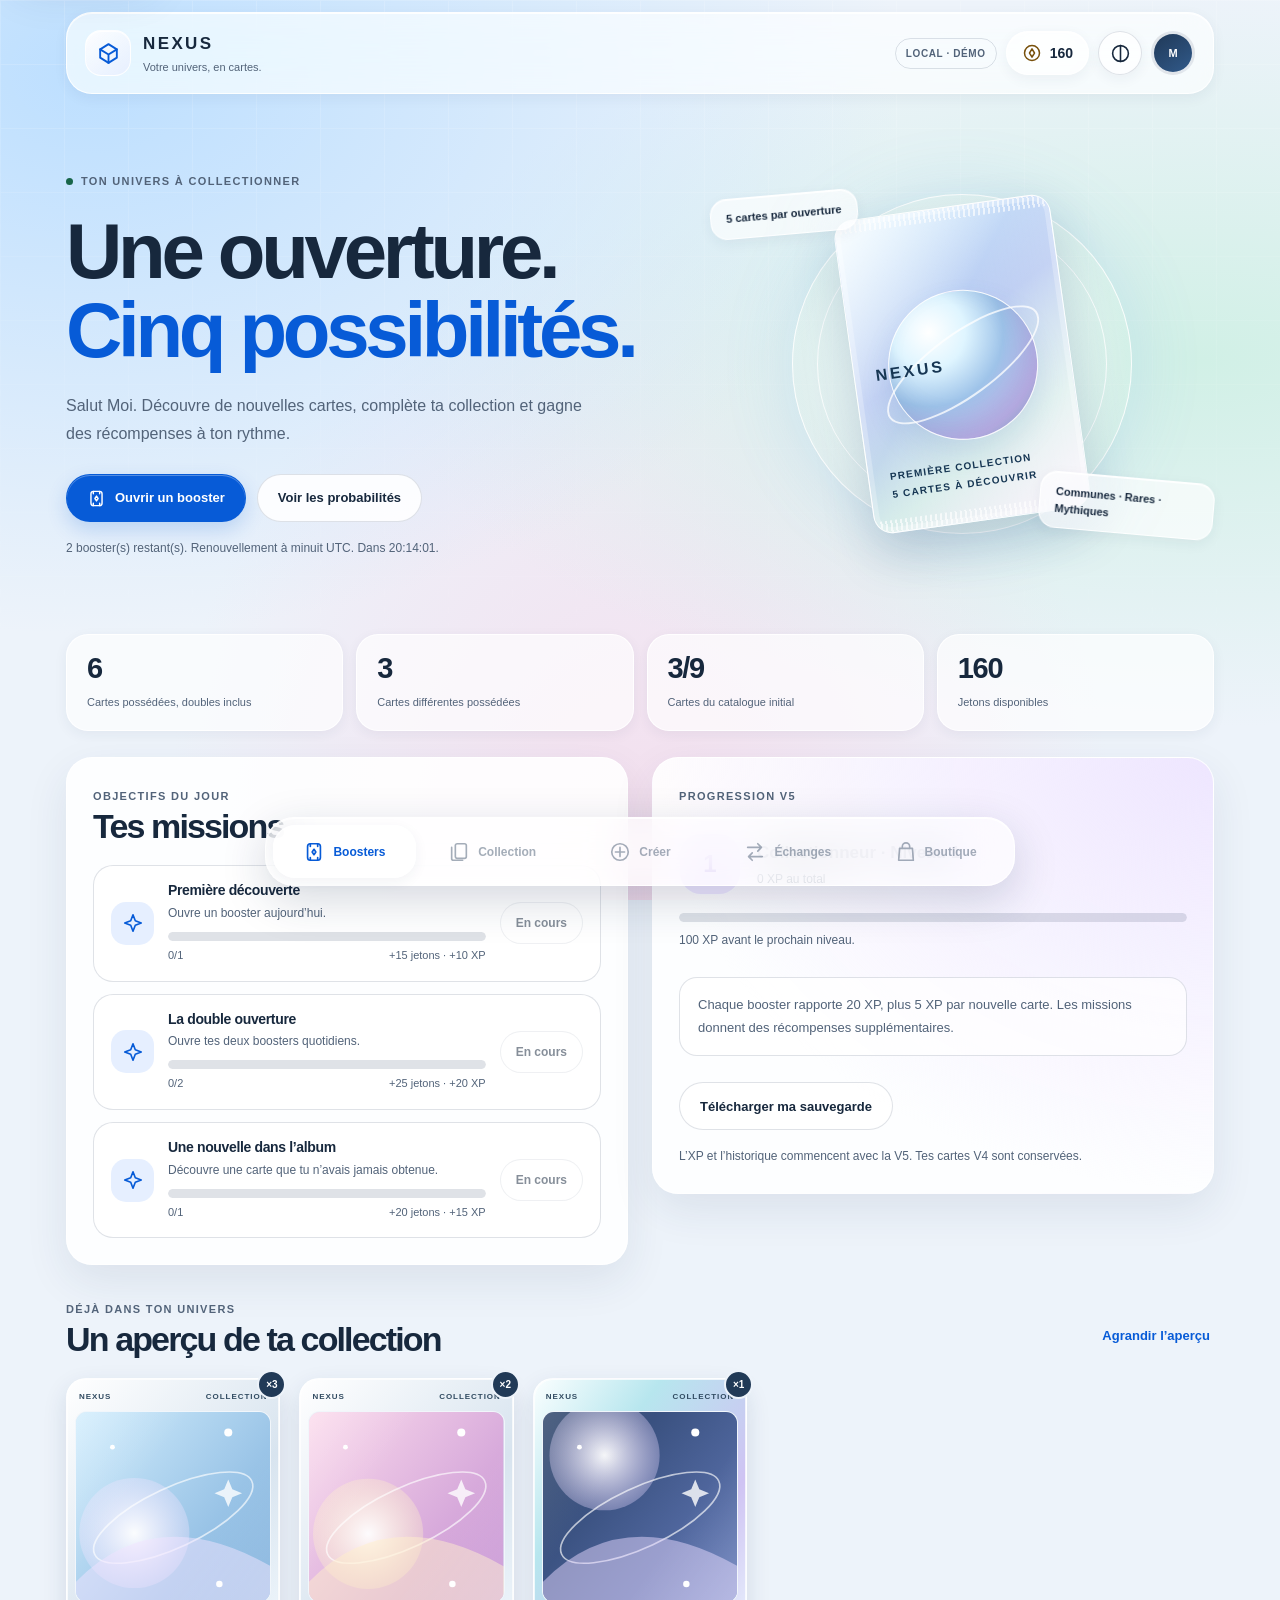
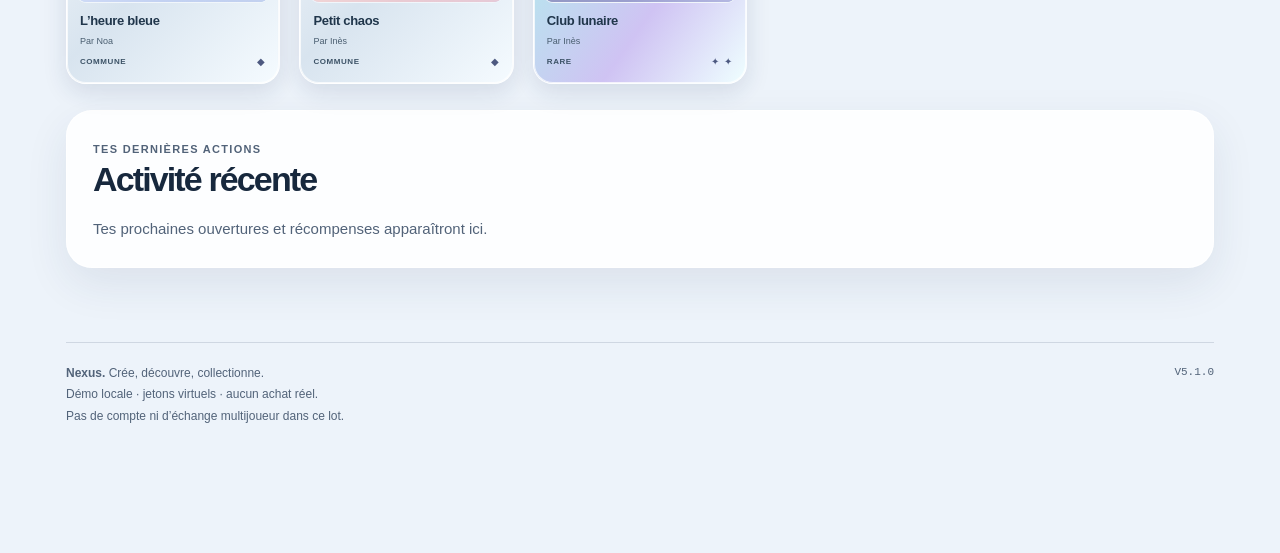
<file: index.html>
<!DOCTYPE html>
<html lang="fr">
<head>
  <meta charset="UTF-8">

  <meta
    name="viewport"
    content="width=device-width, initial-scale=1, viewport-fit=cover"
  >

  <meta name="theme-color" content="#edf3fa">

  <meta
    name="description"
    content="Nexus : découvre des cartes, ouvre tes boosters et construis ta collection."
  >

  <meta name="referrer" content="no-referrer">

  <title>Nexus — Votre univers, en cartes.</title>

  <!--
    Point d’entrée unique des styles.
    Ce fichier charge les huit feuilles du dossier css/.
  -->
  <link
    rel="stylesheet"
    href="./style.css?v=5.1.2"
  >

  <!-- Diagnostic indépendant de l’application. -->
  <script>
    (function () {
      "use strict";

      var ready = false;
      var timeout = null;
      var lastError = null;

      function displayError() {
        var panel = document.getElementById("nexus-diagnostics");
        var details = document.getElementById("nexus-error-details");
        var loading = document.getElementById("nexus-loading");

        if (!lastError || !panel || !details) return;

        details.textContent = lastError;
        panel.hidden = false;

        if (loading) {
          loading.textContent =
            "Le démarrage a été interrompu. " +
            "Le détail du problème apparaît ci-dessous.";
        }
      }

      window.reportNexusError = function (error) {
        lastError = error && error.stack
          ? String(error.stack)
          : error && error.message
            ? String(error.message)
            : String(error || "Erreur inconnue.");

        console.error(error);

        if (timeout !== null) {
          window.clearTimeout(timeout);
          timeout = null;
        }

        displayError();
      };

      window.addEventListener("error", function (event) {
        if (event.message) {
          var message = event.message;

          if (event.filename) {
            message += "\nFichier : " + event.filename;
          }

          if (event.lineno) {
            message += "\nLigne : " + event.lineno;
          }

          if (event.colno) {
            message += " · colonne : " + event.colno;
          }

          window.reportNexusError(new Error(message));
          return;
        }

        if (
          event.target &&
          event.target.id === "nexus-app-script"
        ) {
          window.reportNexusError(new Error(
            "Impossible de charger app.js. " +
            "Vérifie le nom du fichier et le déploiement."
          ));
        }
      }, true);

      window.addEventListener(
        "unhandledrejection",
        function (event) {
          window.reportNexusError(
            event.reason ||
            new Error("Erreur asynchrone inconnue.")
          );
        }
      );

      window.addEventListener("nexus:ready", function () {
        ready = true;

        if (timeout !== null) {
          window.clearTimeout(timeout);
          timeout = null;
        }
      });

      document.addEventListener(
        "DOMContentLoaded",
        function () {
          if (lastError) {
            displayError();
            return;
          }

          if (ready) return;

          timeout = window.setTimeout(function () {
            if (ready) return;

            window.reportNexusError(new Error(
              "Le démarrage n’a pas été confirmé.\n\n" +
              "Vérifie que les fichiers JavaScript du lot V5.1 " +
              "sont présents avec les bons noms et dans " +
              "les bons dossiers.\n\n" +
              "Ne conserve pas l’ancien app.js monolithique " +
              "en parallèle."
            ));
          }, 20000);
        }
      );
    })();
  </script>

  <!--
    La version JavaScript reste inchangée.
    Ne pas ajouter une seconde balise de chargement du jeu.
  -->
  <script
    id="nexus-app-script"
    type="module"
    src="./app.js?v=5.1.0"
  ></script>
</head>

<body data-page="accueil">
  <a class="skip-link" href="#content">
    Aller au contenu
  </a>

  <div class="ambient" aria-hidden="true"></div>

  <div id="app">
    <div class="shell">
      <main id="content" tabindex="-1">
        <section
          class="loading-screen"
          aria-labelledby="loading-title"
        >
          <div class="loading-card">
            <span class="eyebrow">CLASSCHAT NEXUS</span>

            <h1 id="loading-title" class="spacer">
              Ton univers prend forme.
            </h1>

            <p id="nexus-loading" role="status">
              Préparation de ta collection…
            </p>

            <div class="loader-line" aria-hidden="true"></div>

            <p class="microcopy">
              Chargement de l’accueil et de ta progression locale.
            </p>
          </div>
        </section>
      </main>
    </div>
  </div>

  <dialog id="modal" aria-labelledby="modalTitle">
    <h2 id="modalTitle">Nexus</h2>
  </dialog>

  <div
    id="toast"
    class="toast"
    role="status"
    aria-live="polite"
    aria-atomic="true"
  ></div>

  <section
    id="nexus-diagnostics"
    role="alert"
    aria-labelledby="nexus-error-title"
    hidden
  >
    <h2 id="nexus-error-title">
      Nexus a rencontré un problème.
    </h2>

    <p>
      Copie le détail ci-dessous pour identifier la correction.
    </p>

    <pre id="nexus-error-details"></pre>

    <p>
      Le diagnostic ne supprime pas ta sauvegarde.
    </p>

    <a class="btn secondary small" href="./">
      Recharger la page
    </a>
  </section>

  <noscript>
    <div class="noscript-message">
      <strong>JavaScript est nécessaire.</strong>
      Active JavaScript pour utiliser Nexus.
    </div>
  </noscript>
</body>
</html>
</file>
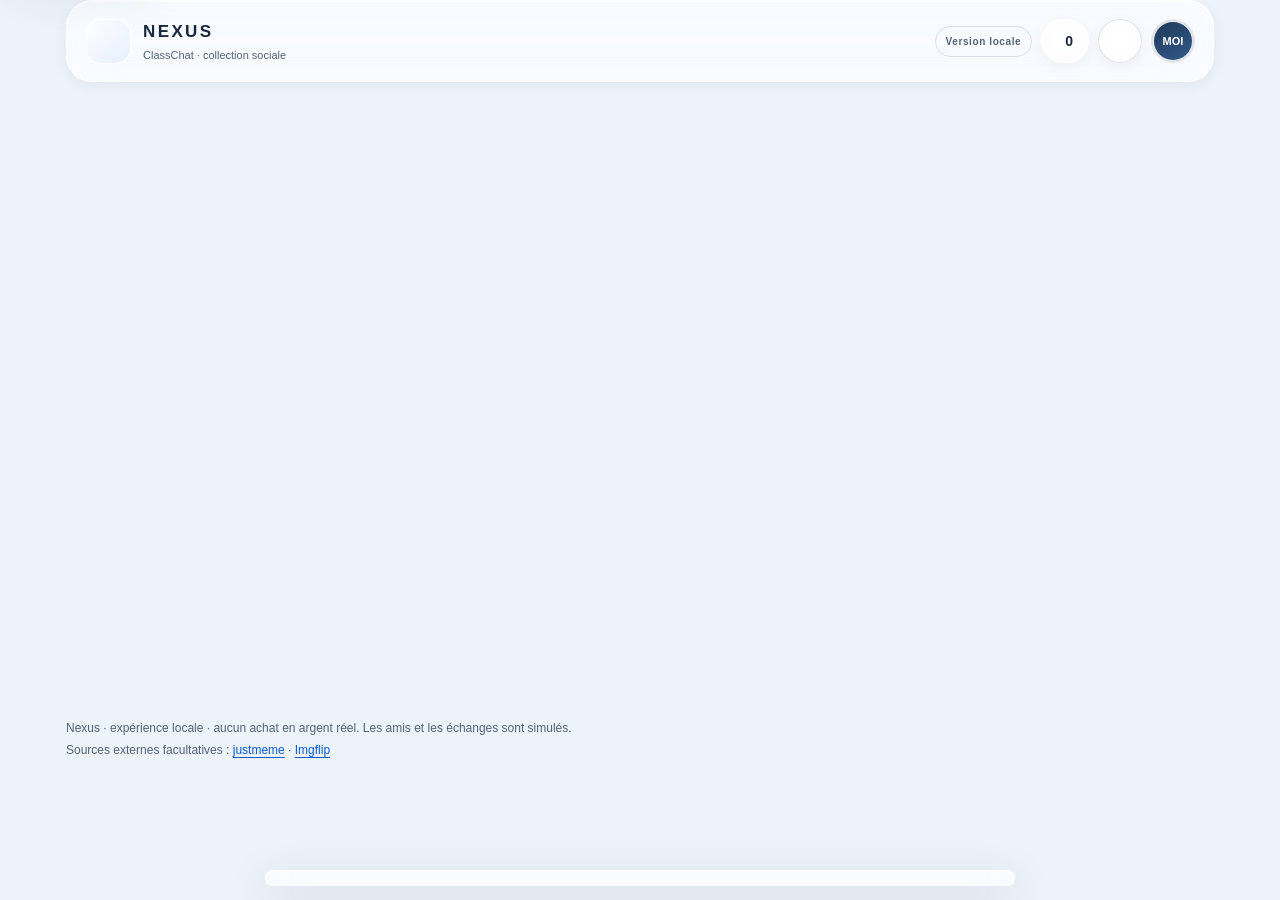
<file: file (28).html>
<!DOCTYPE html>
<html lang="fr">
<head>
  <meta charset="UTF-8">

  <meta
    name="viewport"
    content="width=device-width, initial-scale=1, viewport-fit=cover"
  >

  <meta name="theme-color" content="#edf3f8">

  <meta
    name="description"
    content="Nexus : crée, collectionne et échange les cartes de ton univers."
  >

  <meta name="referrer" content="no-referrer">

  <title>Nexus — Votre univers en cartes</title>

  <link rel="stylesheet" href="./style.css">
  <script src="./app.js" defer></script>
</head>

<body>
  <a class="skip-link" href="#app">Aller au contenu</a>

  <div class="shell">
    <header class="topbar">
      <button
        class="brand"
        type="button"
        data-view="boosters"
        aria-label="Nexus, accueil"
      >
        <span class="brand-mark glass" id="brandIcon"></span>

        <span class="brand-copy">
          <span class="brand-name">NEXUS</span>
          <span class="brand-sub">ClassChat · collection sociale</span>
        </span>
      </button>

      <div class="top-actions">
        <span class="local-badge">Version locale</span>

        <div class="wallet glass" aria-label="Solde en jetons virtuels">
          <span id="coinIcon" aria-hidden="true"></span>
          <span id="balance">0</span>
        </div>

        <button
          class="icon-btn glass contrast-button"
          id="contrastButton"
          type="button"
          data-action="contrast"
          aria-label="Réduire la transparence"
          aria-pressed="false"
        ></button>

        <button
          class="avatar"
          id="profileButton"
          type="button"
          data-view="profile"
          aria-label="Ouvrir mon profil"
        >MOI</button>
      </div>
    </header>

    <p class="storage-warning" id="storageWarning" role="status" hidden></p>

    <main id="app" tabindex="-1"></main>

    <footer class="site-footer">
      <p>
        Nexus · expérience locale · aucun achat en argent réel.
        Les amis et les échanges sont simulés.
      </p>

      <p>
        Sources externes facultatives :
        <a
          href="https://justmeme.wtf"
          target="_blank"
          rel="noopener noreferrer"
        >justmeme</a>
        ·
        <a
          href="https://imgflip.com"
          target="_blank"
          rel="noopener noreferrer"
        >Imgflip</a>
      </p>
    </footer>
  </div>

  <div class="dock-wrap">
    <nav
      class="dock glass"
      id="navigation"
      aria-label="Navigation principale"
    ></nav>
  </div>

  <dialog id="modal" aria-labelledby="modalTitle"></dialog>

  <div
    class="toast"
    id="toast"
    role="status"
    aria-live="polite"
  ></div>

  <noscript>
    <div class="noscript-message">
      Active JavaScript pour utiliser Nexus.
    </div>
  </noscript>
</body>
</html>
</file>
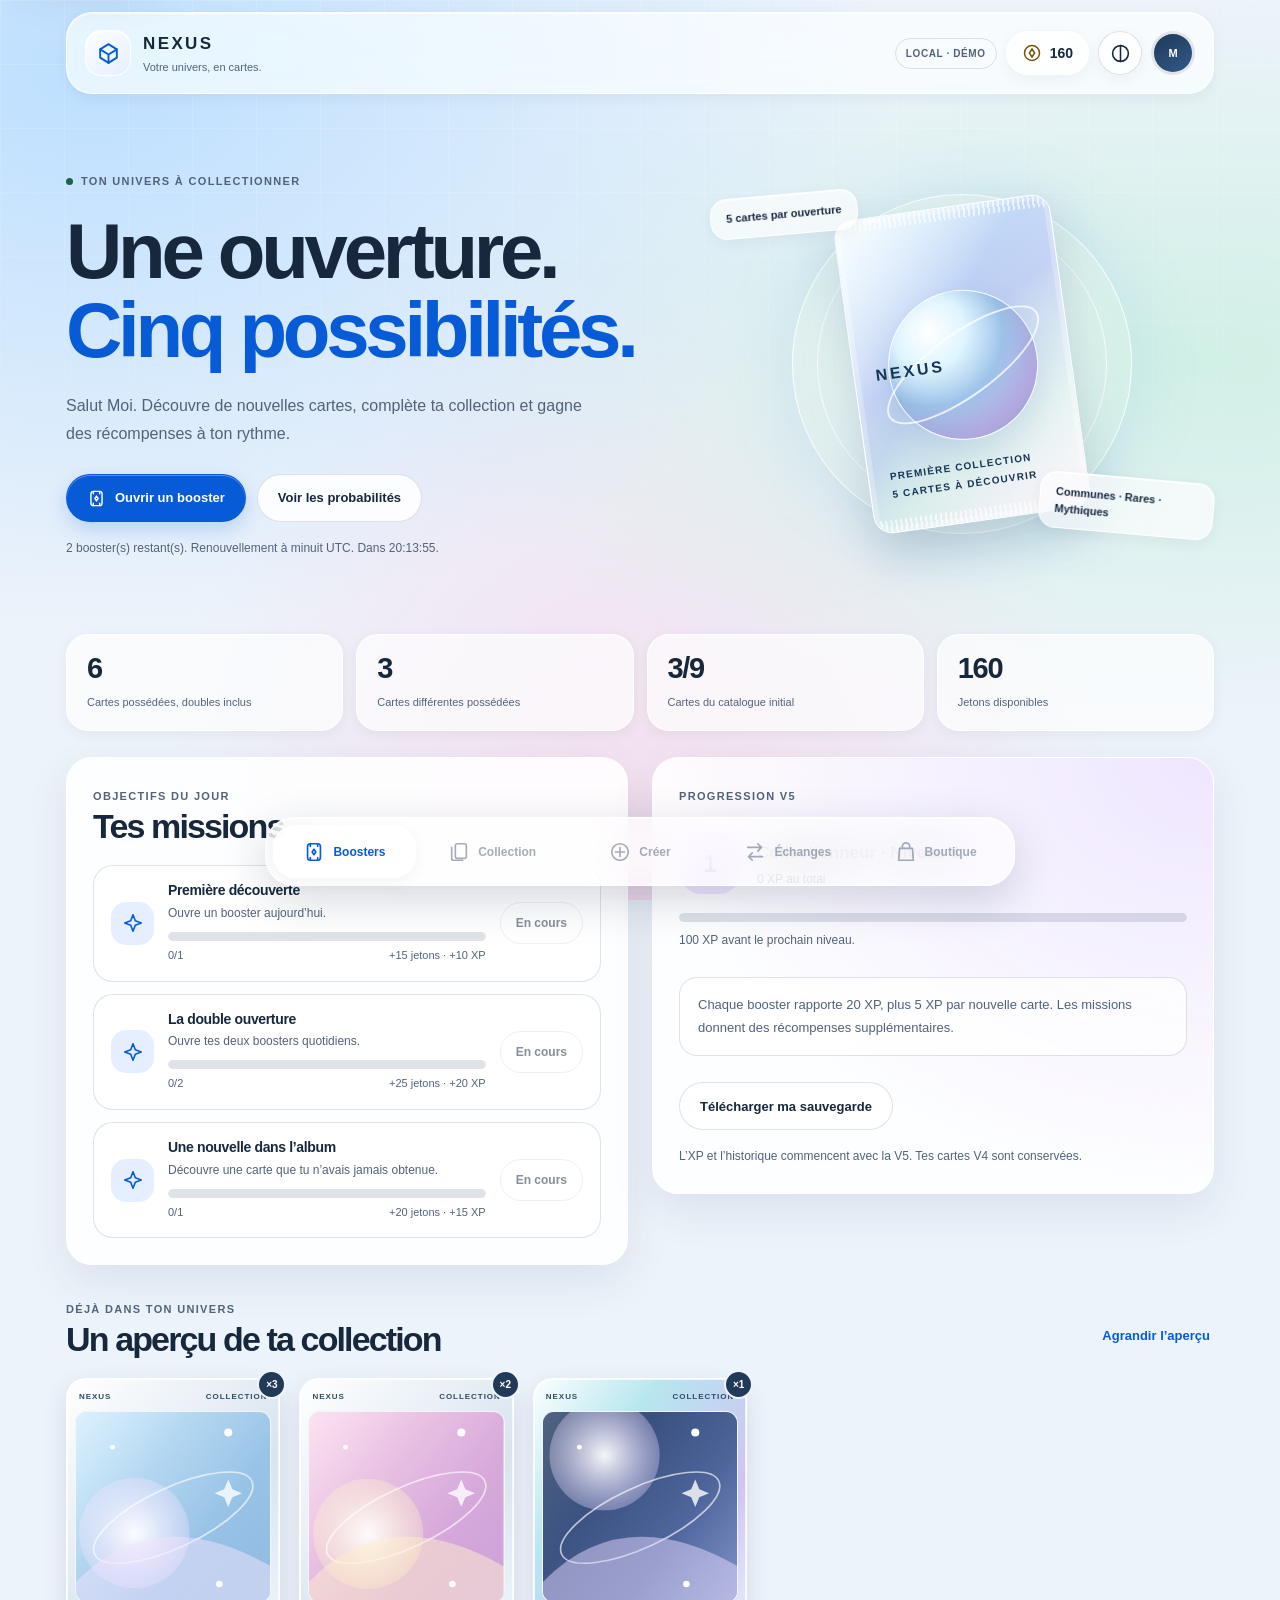
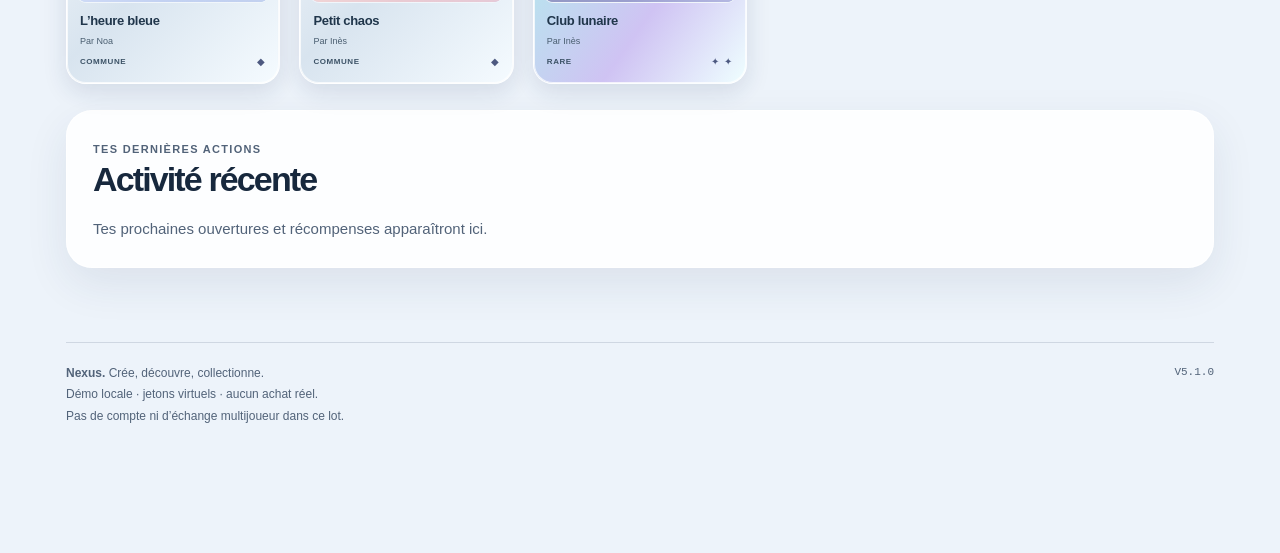
<file: file (30).html>
<!DOCTYPE html>
<html lang="fr">
<head>
  <meta charset="UTF-8">

  <meta
    name="viewport"
    content="width=device-width, initial-scale=1, viewport-fit=cover"
  >

  <meta name="theme-color" content="#edf3fa">

  <meta
    name="description"
    content="Nexus : découvre des cartes, ouvre tes boosters et construis ta collection."
  >

  <meta name="referrer" content="no-referrer">

  <title>Nexus — Votre univers, en cartes.</title>

  <link
    rel="stylesheet"
    href="./style.css?v=5.1.0"
  >

  <script>
    (function () {
      "use strict";

      var ready = false;
      var timeout;

      window.reportNexusError = function (error) {
        var panel = document.getElementById("nexus-diagnostics");
        var details = document.getElementById("nexus-error-details");
        var loading = document.getElementById("nexus-loading");

        var message = error && error.stack
          ? error.stack
          : error && error.message
            ? error.message
            : String(error || "Erreur inconnue.");

        console.error(error);

        if (panel && details) {
          details.textContent = message;
          panel.hidden = false;
        }

        if (loading) {
          loading.textContent =
            "Le démarrage a été interrompu. " +
            "Le détail du problème apparaît ci-dessous.";
        }

        window.clearTimeout(timeout);
      };

      window.addEventListener("error", function (event) {
        if (event.message) {
          var message = event.message;

          if (event.filename) {
            message += "\nFichier : " + event.filename;
          }

          if (event.lineno) {
            message += "\nLigne : " + event.lineno;
          }

          if (event.colno) {
            message += " · colonne : " + event.colno;
          }

          window.reportNexusError(new Error(message));
          return;
        }

        if (
          event.target &&
          event.target.id === "nexus-app-script"
        ) {
          window.reportNexusError(new Error(
            "Impossible de charger app.js. " +
            "Vérifie le nom du fichier et le déploiement."
          ));
        }
      }, true);

      window.addEventListener(
        "unhandledrejection",
        function (event) {
          window.reportNexusError(
            event.reason || new Error("Erreur asynchrone inconnue.")
          );
        }
      );

      window.addEventListener("nexus:ready", function () {
        ready = true;
        window.clearTimeout(timeout);
      });

      document.addEventListener(
        "DOMContentLoaded",
        function () {
          timeout = window.setTimeout(function () {
            if (ready) return;

            window.reportNexusError(new Error(
              "Le démarrage n’a pas été confirmé.\n\n" +
              "Vérifie que les 11 fichiers sont présents " +
              "avec les bons noms et dans les bons dossiers.\n\n" +
              "Ne conserve pas l’ancien script en parallèle."
            ));
          }, 20000);
        }
      );
    })();
  </script>

  <script
    id="nexus-app-script"
    type="module"
    src="./app.js?v=5.1.0"
  ></script>
</head>

<body data-page="accueil">
  <a class="skip-link" href="#content">
    Aller au contenu
  </a>

  <div class="ambient" aria-hidden="true"></div>

  <div id="app">
    <div class="shell">
      <main id="content">
        <section
          class="loading-screen"
          aria-labelledby="loading-title"
        >
          <div class="loading-card">
            <span class="eyebrow">CLASSCHAT NEXUS</span>

            <h1 id="loading-title" class="spacer">
              Ton univers prend forme.
            </h1>

            <p id="nexus-loading" role="status">
              Préparation de ta collection…
            </p>

            <div class="loader-line" aria-hidden="true"></div>

            <p class="microcopy">
              Chargement de l’accueil et de ta progression locale.
            </p>
          </div>
        </section>
      </main>
    </div>
  </div>

  <dialog id="modal" aria-labelledby="modalTitle"></dialog>

  <div
    id="toast"
    class="toast"
    role="status"
    aria-live="polite"
    aria-atomic="true"
  ></div>

  <section
    id="nexus-diagnostics"
    role="alert"
    aria-labelledby="nexus-error-title"
    hidden
  >
    <h2 id="nexus-error-title">
      Nexus a rencontré un problème.
    </h2>

    <p>
      Copie le détail ci-dessous pour identifier la correction.
    </p>

    <pre id="nexus-error-details"></pre>

    <p>
      Le diagnostic ne supprime pas ta sauvegarde.
    </p>

    <a class="btn secondary small" href="./">
      Recharger la page
    </a>
  </section>

  <noscript>
    <div class="noscript-message">
      <strong>JavaScript est nécessaire.</strong>
      Active JavaScript pour utiliser Nexus.
    </div>
  </noscript>
</body>
</html>
</file>
<file: style.css>
/*
 * CLASSCHAT NEXUS — STYLES 5.1.2
 *
 * Point d’entrée des styles.
 * Conserver l’ordre des imports.
 */

@import url("./css/base.css?v=5.1.2");
@import url("./css/layout.css?v=5.1.2");
@import url("./css/components.css?v=5.1.2");
@import url("./css/accueil.css?v=5.1.2");
@import url("./css/cartes.css?v=5.1.2");
@import url("./css/espaces.css?v=5.1.2");
@import url("./css/dialogs.css?v=5.1.2");
@import url("./css/responsive.css?v=5.1.2");
</file>
